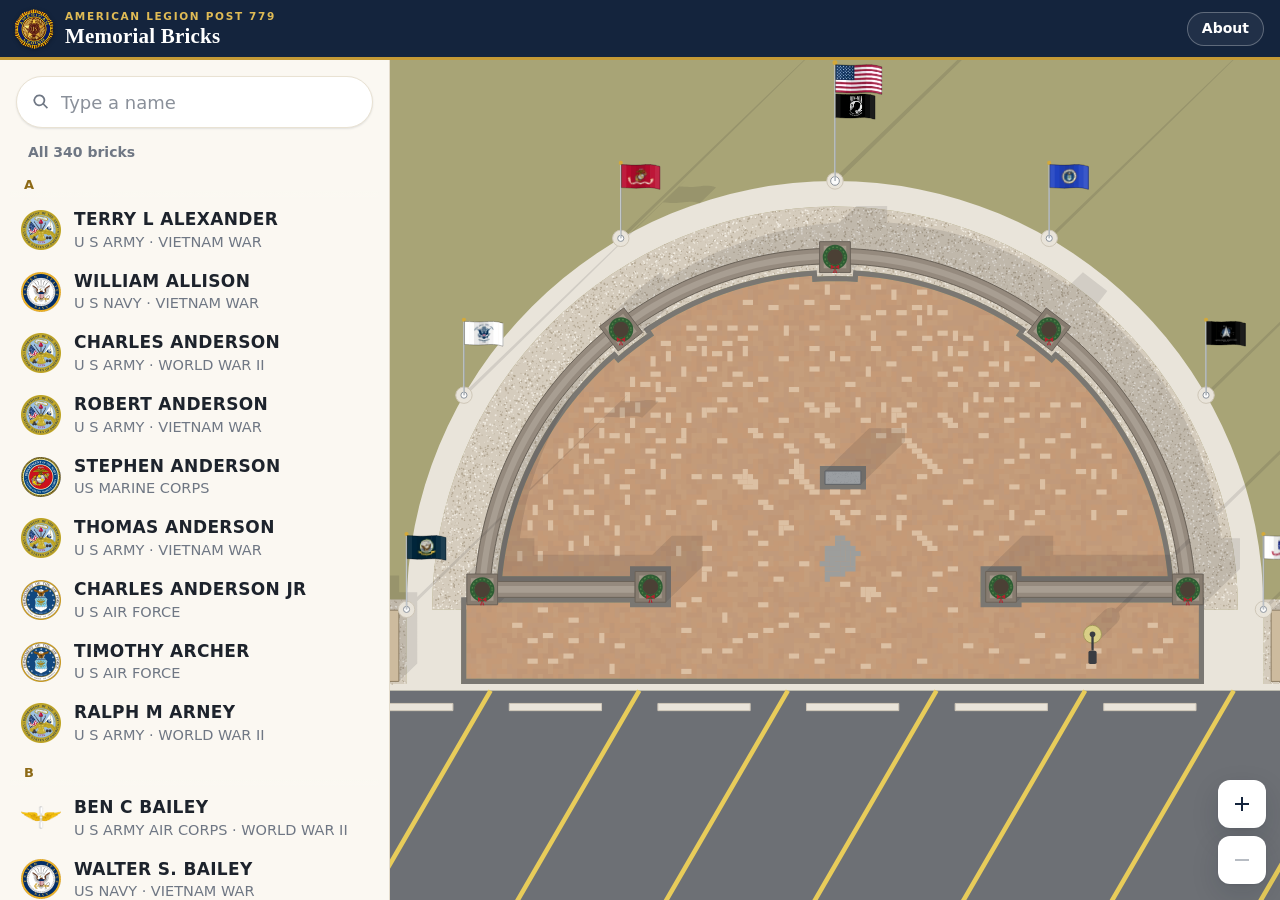
<file: index.html>
<!doctype html>
<html lang="en">
  <head>
    <meta charset="utf-8" />
    <meta name="viewport" content="width=device-width, initial-scale=1, viewport-fit=cover" />
    <title>Memorial Bricks · American Legion Post 779</title>
    <meta
      name="description"
      content="Find a memorial brick at American Legion Post 779 in Centre Hall, PA. Type a name to see where it is in the plaza."
    />
    <meta name="theme-color" content="#14243d" />
    <link rel="canonical" href="https://pjpuzzler.github.io/legion-bricks/" />
    <meta property="og:type" content="website" />
    <meta property="og:site_name" content="American Legion Post 779" />
    <meta property="og:url" content="https://pjpuzzler.github.io/legion-bricks/" />
    <meta property="og:title" content="Memorial Bricks · American Legion Post 779" />
    <meta property="og:description" content="Type a name to see where its brick is in the memorial plaza." />
    <!-- Bump ?v= when the picture changes, so apps that cached the old one fetch it again. -->
    <meta property="og:image" content="https://pjpuzzler.github.io/legion-bricks/img/share.jpg?v=14" />
    <meta property="og:image:width" content="1200" />
    <meta property="og:image:height" content="630" />
    <meta property="og:image:alt" content="A map of the memorial plaza with a red pin on one brick" />
    <meta name="twitter:card" content="summary_large_image" />
    <link rel="icon" type="image/png" href="img/favicon.png" />
    <link rel="apple-touch-icon" href="img/apple-touch-icon.png" />
    <meta name="apple-mobile-web-app-title" content="Memorial Bricks" />
    <!-- Opened from the Home Screen: full screen, header running up behind the clock. -->
    <meta name="apple-mobile-web-app-status-bar-style" content="black-translucent" />
    <link rel="manifest" href="manifest.webmanifest" />
    <!-- Marks Safari (not Chrome and the rest) before anything is drawn. The
         page background depends on it sideways (see style.css). -->
    <script>
      if (/Version\/[\d.]+ .*Safari\//.test(navigator.userAgent) && !/CriOS|FxiOS|EdgiOS|OPiOS|DuckDuckGo/.test(navigator.userAgent))
        document.documentElement.classList.add("is-safari");
    </script>
    <link rel="preload" href="fonts/brick-sans-bold.woff2" as="font" type="font/woff2" crossorigin />
    <!-- The map waits for the flags and the weather before it fades in. -->
    <link rel="preload" href="img/flags-sm.webp" as="image" />
    <link rel="preconnect" href="https://api.open-meteo.com" crossorigin />
    <link rel="stylesheet" href="css/style.css" />
  </head>
  <body>
    <header class="topbar">
      <a class="brand" href="./">
        <img class="brand-emblem" src="img/legion-emblem.webp" alt="" width="40" height="40" />
        <span class="brand-text">
          <span class="brand-kicker">American Legion Post 779</span>
          <span class="brand-title">Memorial Bricks</span>
        </span>
      </a>
      <button class="topbar-btn" id="about-open" type="button" aria-haspopup="dialog">About</button>
    </header>

    <main class="main">
      <aside class="side" id="side" aria-label="Find a brick">
        <div class="search">
          <div class="search-box">
            <svg class="search-icon" viewBox="0 0 24 24" aria-hidden="true">
              <path d="M10 3a7 7 0 1 0 4.4 12.4l4.6 4.6 1.4-1.4-4.6-4.6A7 7 0 0 0 10 3Zm0 2a5 5 0 1 1 0 10 5 5 0 0 1 0-10Z" />
            </svg>
            <input
              id="search"
              type="search"
              placeholder="Type a name"
              autocomplete="off"
              autocapitalize="off"
              autocorrect="off"
              spellcheck="false"
              enterkeyhint="search"
              role="combobox"
              aria-expanded="true"
              aria-controls="results"
              aria-label="Type a name to find its brick"
            />
            <button class="search-clear" id="search-clear" type="button" aria-label="Clear" hidden>
              <svg viewBox="0 0 24 24" aria-hidden="true">
                <path d="M6.4 5 5 6.4 10.6 12 5 17.6 6.4 19l5.6-5.6 5.6 5.6 1.4-1.4-5.6-5.6L19 6.4 17.6 5 12 10.6Z" />
              </svg>
            </button>
          </div>
        </div>
        <div class="side-body">
          <section class="card" id="card" aria-live="polite" hidden></section>
          <section class="results-panel" aria-label="Names">
            <div class="results-bar">
              <p class="results-head" id="results-head"></p>
              <button class="results-close" id="results-close" type="button">Back to map</button>
            </div>
            <ol class="results" id="results" role="listbox" aria-label="Names"></ol>
          </section>
        </div>
      </aside>

      <section class="map-wrap" id="map-wrap" aria-label="Map of the memorial plaza">
        <canvas class="map" id="map" tabindex="0" role="img" aria-label="Map of the brick plaza"></canvas>
        <div class="marker" id="marker" hidden aria-hidden="true">
          <span class="marker-ring"></span>
          <span class="marker-pin"></span>
        </div>
        <div class="tooltip" id="tooltip" hidden></div>
        <div class="map-controls">
          <!-- Only shown once there's more of the plaza to show. -->
          <button class="map-btn" id="zoom-fit" type="button" aria-label="Show the whole plaza" title="Show the whole plaza" hidden>
            <svg viewBox="0 0 24 24" aria-hidden="true">
              <path d="M4 4h6v2H6v4H4zm10 0h6v6h-2V6h-4zM4 14h2v4h4v2H4zm14 0h2v6h-6v-2h4z" />
            </svg>
          </button>
          <button class="map-btn" id="zoom-in" type="button" aria-label="Zoom in" title="Zoom in">
            <svg viewBox="0 0 24 24" aria-hidden="true"><path d="M11 5h2v6h6v2h-6v6h-2v-6H5v-2h6z" /></svg>
          </button>
          <button class="map-btn" id="zoom-out" type="button" aria-label="Zoom out" title="Zoom out" disabled>
            <svg viewBox="0 0 24 24" aria-hidden="true"><path d="M5 11h14v2H5z" /></svg>
          </button>
          <!-- Turning the map is only for the editor, to match up photos. -->
          <button class="map-btn" id="rotate" type="button" aria-label="Turn the map" title="Turn the map" hidden>
            <svg viewBox="0 0 24 24" aria-hidden="true"><path d="M12 5V2L8 6l4 4V7a5 5 0 1 1-5 5H5a7 7 0 1 0 7-7Z" /></svg>
          </button>
        </div>
      </section>
    </main>

    <dialog class="about" id="about" aria-labelledby="about-title">
      <div class="about-head">
        <img src="img/legion-emblem.webp" alt="" width="48" height="48" />
        <div>
          <p class="about-kicker">American Legion Post 779</p>
          <h2 id="about-title" tabindex="-1" autofocus>Memorial Bricks</h2>
        </div>
      </div>
      <p class="about-text" id="about-text">Engraved bricks honoring veterans and the post's charter members.</p>
      <div class="stats" id="stats"></div>
      <div class="about-foot">
        <p class="credit">Made by <span class="credit-name">Patrick Johnson</span></p>
        <div class="about-actions">
          <a
            class="btn"
            href="https://www.google.com/maps/search/?api=1&query=American+Legion+Post+779%2C+2928+Earlystown+Rd%2C+Centre+Hall%2C+PA"
            target="_blank"
            rel="noopener"
            >Directions</a
          >
          <button class="btn btn-primary" type="button" data-close>OK</button>
        </div>
      </div>
    </dialog>

    <div class="toast" id="toast" role="status" hidden></div>

    <script src="data/bricks.js"></script>
    <script src="js/plan.js"></script>
    <script src="js/model.js"></script>
    <script src="js/sky.js"></script>
    <script src="js/map.js"></script>
    <script src="js/app.js"></script>
  </body>
</html>
</file>
<file: css/style.css>
/* ---- tokens ------------------------------------------------------------ */

/* The lettering on the bricks: Liberation Sans Bold, cut down to plain
   letters and with the wider word spaces the engraver used, renamed as its
   license asks (fonts/OFL.txt). */
@font-face {
  font-family: "Brick Sans";
  src: url("../fonts/brick-sans-bold.woff2") format("woff2");
  font-weight: 700;
  font-display: swap;
}

:root {
  --navy-900: #0e1a2d;
  --navy-800: #14243d;
  --navy-700: #1d3353;
  --navy-600: #294670;
  --navy-100: #e6ebf3;
  --gold-700: #8d6a17;
  --gold-500: #c49a36;
  --gold-400: #e0bb55;
  --gold-200: #f4e2a8;
  --paper: #fbf8f2;
  --paper-2: #f2ede2;
  --paper-3: #e9e2d3;
  --line: #e3dbcb;
  --ink: #1d232c;
  --ink-2: #444d5a;
  --ink-3: #6f7784;
  --brick: #c39b79;
  --danger: #b42318;
  --focus: #2563eb;
  --radius: 14px;
  --shadow-sm: 0 1px 2px rgb(14 26 45 / 0.1);
  --shadow: 0 1px 2px rgb(14 26 45 / 0.08), 0 10px 28px rgb(14 26 45 / 0.14);
  --font: system-ui, -apple-system, "Segoe UI", Roboto, "Helvetica Neue", Arial, sans-serif;
  --font-serif: "Iowan Old Style", "Palatino Linotype", Palatino, "Book Antiqua", Georgia, serif;
  /* The same as FONT in js/map.js: the engraving's own lettering. */
  --font-engraved: "Brick Sans", Arial, Helvetica, sans-serif;
  --side-w: 390px;
  --topbar-h: 60px;
  color-scheme: light;
}

*,
*::before,
*::after {
  box-sizing: border-box;
}

html,
body {
  height: 100%;
}

/* No double-tap zoom on buttons and links (pinching still zooms the page).
   Safari starts over inside anything that scrolls, like the name list and
   About, so every element says it. The map and the phone card set their own.
   Safari still zooms on plain text, and stopDoubleTapZoom in app.js stops that. */
* {
  touch-action: manipulation;
}

/* The page doesn't stretch past its ends (on an iPhone it would pull away
   and show what's behind it, around the parts pinned in place). */
html,
body {
  overscroll-behavior: none;
}

body {
  margin: 0;
  display: grid;
  /* safe-area-inset-top is 0 in Safari. Opened from the Home Screen, the
     page runs up behind the clock and the header grows to cover it. */
  grid-template-rows: calc(var(--topbar-h) + env(safe-area-inset-top)) minmax(0, 1fr);
  grid-template-columns: minmax(0, 1fr); /* never wider than the screen */
  height: 100dvh;
  overflow: hidden;
  /* Also the color iPhone Safari gives the strip around its toolbar at the
     bottom, so it's white like the card that sits above it. */
  background: #fff;
  color: var(--ink);
  font: 16px/1.45 var(--font);
  -webkit-font-smoothing: antialiased;
  -webkit-tap-highlight-color: transparent;
}

button,
input,
select {
  font: inherit;
  color: inherit;
}

:focus-visible {
  outline: 3px solid var(--focus);
  outline-offset: 2px;
}

[hidden] {
  display: none !important;
}

.icon {
  width: 20px;
  height: 20px;
  fill: currentColor;
  flex: none;
}

/* ---- top bar ------------------------------------------------------------ */

/* Pinned to the top: iPhone Safari takes the color behind the time and
   battery from a fixed bar at the top of the page, so this makes it navy. */
.topbar {
  position: fixed;
  top: 0;
  left: 0;
  right: 0;
  height: calc(var(--topbar-h) + env(safe-area-inset-top));
  display: flex;
  align-items: center;
  justify-content: space-between;
  gap: 12px;
  padding: env(safe-area-inset-top) 16px 0 14px;
  padding-left: max(14px, env(safe-area-inset-left));
  padding-right: max(16px, env(safe-area-inset-right));
  /* One solid color: Safari copies it into the strip behind the time and
     battery, and a gradient would leave a visible seam. */
  background: var(--navy-800);
  color: #fff;
  border-bottom: 3px solid var(--gold-500);
  z-index: 5;
}

.brand {
  display: flex;
  align-items: center;
  gap: 11px;
  min-width: 0;
  color: inherit;
  text-decoration: none;
}

.brand-emblem {
  width: 40px;
  height: 40px;
  flex: none;
  filter: drop-shadow(0 1px 2px rgb(0 0 0 / 0.35));
}

.brand-text {
  display: grid;
  min-width: 0;
}

.brand-kicker {
  font-size: 10.5px;
  font-weight: 700;
  letter-spacing: 0.16em;
  text-transform: uppercase;
  color: var(--gold-400);
  white-space: nowrap;
}

.brand-title {
  font-family: var(--font-serif);
  font-size: 21px;
  line-height: 1.1;
  font-weight: 600;
  letter-spacing: 0.01em;
  white-space: nowrap;
}

.topbar-btn {
  height: 34px;
  padding: 0 14px;
  border: 1px solid rgb(255 255 255 / 0.28);
  border-radius: 999px;
  background: rgb(255 255 255 / 0.06);
  color: #fff;
  font-size: 14px;
  font-weight: 600;
  cursor: pointer;
}

.topbar-btn:hover {
  background: rgb(255 255 255 / 0.14);
}

/* ---- layout ----------------------------------------------------------- */

.main {
  grid-row: 2;
  display: grid;
  grid-template-columns: var(--side-w) minmax(0, 1fr);
  min-height: 0;
  position: relative;
}

.side {
  display: flex;
  flex-direction: column;
  min-height: 0;
  background: var(--paper);
  border-right: 1px solid var(--line);
  z-index: 3;
}

.side-body {
  flex: 1;
  min-height: 0;
  display: flex;
  flex-direction: column;
}

/* ---- search --------------------------------------------------------------- */

.search {
  padding: 16px 16px 10px;
}

/* The icon and the clear button are centred on the box itself. */
.search-box {
  position: relative;
}

.search-icon {
  position: absolute;
  left: 15px;
  top: 50%;
  translate: 0 -50%;
  width: 20px;
  height: 20px;
  fill: var(--ink-3);
  pointer-events: none;
}

#search {
  width: 100%;
  height: 52px;
  padding: 0 44px 0 44px;
  border: 1.5px solid var(--paper-3);
  border-radius: 999px;
  background: #fff;
  box-shadow: var(--shadow-sm);
  font-size: 18px;
  outline: none;
  transition:
    border-color 0.15s,
    box-shadow 0.15s;
}

#search::placeholder {
  color: #8a909a;
}

#search:focus {
  border-color: var(--navy-600);
  box-shadow: 0 0 0 4px rgb(41 70 112 / 0.14);
}

#search::-webkit-search-cancel-button {
  display: none;
}

.search-clear {
  position: absolute;
  right: 9px;
  top: 50%;
  translate: 0 -50%;
  width: 34px;
  height: 34px;
  display: grid;
  place-items: center;
  border: 0;
  border-radius: 50%;
  background: transparent;
  cursor: pointer;
}

.search-clear svg {
  width: 18px;
  height: 18px;
  fill: var(--ink-3);
}

.search-clear:hover {
  background: var(--paper-2);
}

/* ---- results ---------------------------------------------------------- */

.results-panel {
  flex: 1;
  min-height: 0;
  display: flex;
  flex-direction: column;
}

.results-bar {
  display: flex;
  align-items: center;
  justify-content: space-between;
  gap: 10px;
}

/* Phones only: the name list covers the map, so it gets a way back. */
.results-close {
  display: none;
  flex: none;
  height: 40px;
  margin-right: 12px;
  padding: 0 16px;
  border: 0;
  border-radius: 999px;
  background: var(--navy-100);
  color: var(--navy-800);
  font-size: 15px;
  font-weight: 650;
  cursor: pointer;
}

.results-close:hover {
  background: #d9e0eb;
}

.results-head {
  margin: 4px 0 4px;
  padding: 0 28px;
  font-size: 14px;
  font-weight: 600;
  color: var(--ink-3);
}

.results {
  flex: 1;
  min-height: 0;
  margin: 0;
  padding: 0 10px 20px;
  list-style: none;
  overflow-y: auto;
  overscroll-behavior: contain;
}

.results-group {
  position: sticky;
  top: 0;
  z-index: 1;
  padding: 10px 14px 4px;
  background: linear-gradient(var(--paper) 75%, rgb(251 248 242 / 0));
  color: var(--gold-700);
  font-size: 13px;
  font-weight: 800;
  letter-spacing: 0.12em;
  text-transform: uppercase;
}

.results-empty {
  padding: 18px 16px;
  color: var(--ink-2);
  font-size: 17px;
}

.result {
  width: 100%;
  display: grid;
  grid-template-columns: 42px minmax(0, 1fr) auto;
  align-items: center;
  gap: 12px;
  min-height: 60px;
  padding: 8px 10px;
  border: 0;
  border-radius: 12px;
  background: transparent;
  text-align: left;
  cursor: pointer;
}

/* Only with a mouse: on a phone a row would stay lit after a swipe that
   started on it. */
@media (hover: hover) {
  .result:hover {
    background: var(--paper-2);
  }
}

.result.is-active {
  background: var(--paper-2);
  box-shadow: inset 0 0 0 1.5px var(--paper-3);
}

.result.is-selected {
  background: var(--navy-100);
  box-shadow: inset 3px 0 0 var(--navy-600);
}

.result-mark {
  display: grid;
  place-items: center;
  width: 42px;
  height: 42px;
}

.result-emblem {
  width: 40px;
  height: 40px;
  object-fit: contain;
}

.result-swatch {
  width: 30px;
  height: 15px;
  border-radius: 2px;
  background: var(--brick);
  box-shadow: inset 0 -1px 0 rgb(0 0 0 / 0.15);
}

.result.is-gray .result-swatch {
  background: #9d9e9c;
}

.result-text {
  display: grid;
  min-width: 0;
}

.result-name {
  display: flex;
  align-items: center;
  gap: 6px;
  min-width: 0;
  font-size: 17px;
  font-weight: 650;
  letter-spacing: 0.02em;
}

.result-name-text {
  overflow: hidden;
  text-overflow: ellipsis;
  white-space: nowrap;
}

/* By the name of the fallen, a gold star, and of the missing, the POW/MIA
   flag (from the flag sheet). Each is sized to the name's capitals and
   centred on them, whatever size the name is. */
.honor {
  display: inline-flex;
  flex: none;
  align-items: center;
  justify-content: center;
  height: 0.7em; /* about the capitals, where 1cap isn't known */
  height: 1cap;
  vertical-align: baseline;
  margin-left: 0.35em;
}

.result-name .honor {
  margin-left: 0;
}

.honor-star {
  flex: none;
  width: 1em;
  height: 1em;
  width: 1.45cap;
  height: 1.45cap;
  filter: drop-shadow(0 0.5px 0.5px rgb(0 0 0 / 0.2));
}

.honor-flag {
  display: inline-block;
  flex: none;
  width: 1.23em;
  height: 0.74em;
  width: 1.75cap;
  height: 1.05cap;
  border-radius: 1.5px;
  background: url("../img/flags-sm.webp") 33.333% 0 / 407.5% 204.17% no-repeat;
  box-shadow: 0 0 0 1px rgb(0 0 0 / 0.25);
}

.result-meta {
  font-size: 14.5px;
  color: var(--ink-3);
  overflow: hidden;
  text-overflow: ellipsis;
  white-space: nowrap;
}

.result-badge {
  padding: 2px 8px;
  border-radius: 999px;
  background: var(--paper-3);
  color: var(--ink-2);
  font-size: 12px;
  font-weight: 700;
  white-space: nowrap;
}

/* ---- brick card ------------------------------------------------------- */

.card {
  flex: none;
  margin: 2px 16px 12px;
  padding: 12px 16px 16px;
  border: 1px solid var(--line);
  border-radius: 18px;
  background: #fff;
  box-shadow: var(--shadow);
  max-height: 72%;
  overflow-y: auto;
  overscroll-behavior: contain;
}

.card-head {
  display: flex;
  align-items: center;
  gap: 2px;
  margin: 0 -10px 10px 0;
}

.card-kicker {
  flex: 1;
  min-width: 0;
  display: flex;
  align-items: center;
  gap: 8px;
  margin: 0 6px 0 0;
  color: var(--gold-700);
  font-size: 13px;
  font-weight: 800;
  line-height: 1.25;
  letter-spacing: 0.1em;
  text-transform: uppercase;
}

/* A visitor's card: a bar with the name, share and close, over the brick
   itself. On a phone it folds down to just the bar (see the fold in app.js). */
.brick-card {
  --brick-w: 300px;
  display: flex;
  flex-direction: column;
  gap: 8px;
}

.card-bar {
  display: flex;
  align-items: center;
  gap: 6px;
  min-width: 0;
  min-height: 44px;
  margin-right: -8px; /* close's round hit area reaches into the card's edge */
}

.card-emblems {
  display: flex;
  flex: none;
  gap: 2px;
  margin-right: 4px;
}

.card-emblem {
  width: 32px;
  height: 32px;
  object-fit: contain;
}

/* Two branches: a little smaller each, so the name keeps its room. */
.card-emblems:has(.card-emblem + .card-emblem) .card-emblem {
  width: 28px;
  height: 28px;
}

.card-title {
  flex: 1;
  min-width: 0;
}

/* Long names wrap onto a second line rather than getting cut off. Under the
   name, the rest of the engraving, like in the list of names. */
.card-name {
  display: -webkit-box;
  margin: 0;
  overflow: hidden;
  font-size: 16px;
  font-weight: 750;
  line-height: 1.2;
  letter-spacing: 0.02em;
  -webkit-line-clamp: 2;
  -webkit-box-orient: vertical;
}

.card-meta {
  margin: 1px 0 0;
  overflow: hidden;
  color: var(--ink-3);
  font-size: 13.5px;
  line-height: 1.25;
  text-overflow: ellipsis;
  white-space: nowrap;
}

.brick-card .replica {
  max-width: var(--brick-w);
}

.card-grab {
  display: none;
}

.card.is-folded .replica,
.card.is-folded .card-note {
  display: none;
}

/* While the card is dragged or slides, the brick fades as it folds away. */
.card.is-moving .replica,
.card.is-moving .card-note {
  opacity: calc(1 - 1.4 * var(--fold, 0));
}

.card-note {
  margin: 4px 0 0;
  color: var(--ink-2);
  font-size: 16px;
  text-align: center;
}

.btn {
  display: inline-flex;
  align-items: center;
  justify-content: center;
  gap: 8px;
  height: 46px;
  padding: 0 18px;
  border: 1px solid var(--line);
  border-radius: 999px;
  background: #fff;
  color: var(--navy-800);
  font-size: 16px;
  font-weight: 650;
  text-decoration: none;
  white-space: nowrap;
  cursor: pointer;
}

.btn:hover {
  background: var(--paper);
  border-color: var(--paper-3);
}

.btn:disabled {
  opacity: 0.45;
  cursor: default;
}

.btn .icon {
  width: 20px;
  height: 20px;
}

.btn-primary {
  background: var(--navy-800);
  border-color: var(--navy-800);
  color: #fff;
}

.btn-primary:hover {
  background: var(--navy-700);
  border-color: var(--navy-700);
}

.btn-danger {
  color: var(--danger);
}

.icon-btn {
  display: grid;
  place-items: center;
  width: 44px;
  height: 44px;
  flex: none;
  border: 0;
  border-radius: 50%;
  background: transparent;
  color: var(--ink-2);
  cursor: pointer;
}

.icon-btn:hover {
  background: var(--paper-2);
}

/* The brick itself, drawn like the real thing: a paver with softened edges
   and black-filled lettering. The lettering is an SVG (see replica() in app.js). */
.replica {
  display: block;
  width: 100%;
  max-width: 380px;
  aspect-ratio: 2 / 1;
  margin: 0 auto;
  border-radius: 7px;
  background-color: #c9a282;
  background-image:
    url("data:image/svg+xml,%3Csvg xmlns='http://www.w3.org/2000/svg' width='160' height='160'%3E%3Cfilter id='n'%3E%3CfeTurbulence type='fractalNoise' baseFrequency='.9' numOctaves='3' stitchTiles='stitch'/%3E%3CfeColorMatrix values='0 0 0 0 .35 0 0 0 0 .2 0 0 0 0 .05 0 0 0 .55 0'/%3E%3C/filter%3E%3Crect width='160' height='160' filter='url(%23n)'/%3E%3C/svg%3E"),
    radial-gradient(120% 90% at 30% 20%, rgb(255 238 220 / 0.34), transparent 60%),
    radial-gradient(80% 70% at 85% 90%, rgb(100 65 40 / 0.22), transparent 70%),
    linear-gradient(180deg, #d3ad8d, #bd9474);
  box-shadow:
    inset 0 2px 1px rgb(255 245 230 / 0.35),
    inset 0 -3px 2px rgb(90 45 10 / 0.22),
    inset 2px 0 1px rgb(255 245 230 / 0.12),
    inset -2px 0 1px rgb(90 45 10 / 0.12),
    0 1px 1px rgb(0 0 0 / 0.2),
    0 6px 16px rgb(80 40 0 / 0.18);
}

.replica.is-gray {
  background-color: #9d9e9c;
  background-image:
    url("data:image/svg+xml,%3Csvg xmlns='http://www.w3.org/2000/svg' width='160' height='160'%3E%3Cfilter id='n'%3E%3CfeTurbulence type='fractalNoise' baseFrequency='.9' numOctaves='3' stitchTiles='stitch'/%3E%3CfeColorMatrix values='0 0 0 0 .2 0 0 0 0 .2 0 0 0 0 .2 0 0 0 .5 0'/%3E%3C/filter%3E%3Crect width='160' height='160' filter='url(%23n)'/%3E%3C/svg%3E"),
    radial-gradient(120% 90% at 30% 20%, rgb(255 255 255 / 0.3), transparent 60%),
    linear-gradient(180deg, #a9aaa8, #929391);
}

.replica svg {
  display: block;
  width: 100%;
  height: 100%;
}

.replica text {
  font-family: var(--font-engraved);
  font-weight: 700;
  white-space: pre;
}

.replica-ink {
  fill: #221a13;
}

.replica-light {
  fill: rgb(255 240 222 / 0.5);
}

.replica.is-gray .replica-ink {
  fill: #141414;
}

.replica.is-gray .replica-light {
  fill: rgb(255 255 255 / 0.35);
}

/* ---- map ---------------------------------------------------------------- */

.map-wrap {
  position: relative;
  min-height: 0;
  overflow: hidden;
  background: #97a95b;
}

.map {
  display: block;
  width: 100%;
  height: 100%;
  touch-action: none;
  outline: none;
}

.map:focus-visible {
  box-shadow: inset 0 0 0 3px var(--focus);
}

/* The map and its pin fade in once the whole scene is ready (see MapView),
   over the lawn's colour, so nothing pops in by itself. */
.map,
.marker {
  opacity: 0;
  transition: opacity 0.45s ease-out;
}

.map-wrap.is-drawn .map,
.map-wrap.is-drawn .marker {
  opacity: 1;
}

.marker {
  position: absolute;
  left: 0;
  top: 0;
  width: 0;
  height: 0;
  pointer-events: none;
  z-index: 2;
}

.marker-ring {
  position: absolute;
  left: -32px;
  top: -32px;
  width: 64px;
  height: 64px;
  border: 4px solid #e02424;
  border-radius: 50%;
  box-shadow: 0 0 0 2px rgb(255 255 255 / 0.9);
  animation: ping 1.9s ease-out infinite;
}

/* Its tip stops just above the top edge of the brick: --lift is half the
   brick's height on screen, set by the map. */
.marker-pin {
  position: absolute;
  left: -18px;
  top: calc(-44.5px - var(--lift, 0px));
  width: 36px;
  height: 36px;
  border: 3px solid #fff;
  border-radius: 50% 50% 50% 0;
  background: #c81e1e;
  box-shadow: 0 4px 10px rgb(0 0 0 / 0.35);
  rotate: -45deg;
}

.marker-pin::after {
  content: "";
  position: absolute;
  inset: 9px;
  border-radius: 50%;
  background: #fff;
}

.marker.is-big .marker-ring {
  display: none;
}

@keyframes ping {
  0% {
    transform: scale(0.35);
    opacity: 1;
  }
  75%,
  100% {
    transform: scale(1.3);
    opacity: 0;
  }
}

.tooltip {
  position: absolute;
  left: 0;
  top: 0;
  z-index: 4;
  max-width: 280px;
  padding: 7px 10px;
  border-radius: 8px;
  background: rgb(14 26 45 / 0.94);
  color: #fff;
  font-size: 12.5px;
  line-height: 1.35;
  white-space: pre-line;
  pointer-events: none;
  box-shadow: var(--shadow);
}

.tooltip::first-line {
  font-weight: 700;
}

.tooltip-name,
.tooltip-line {
  display: block;
}

.tooltip-name {
  font-weight: 700;
}

.map-controls {
  position: absolute;
  right: 14px;
  bottom: calc(16px + var(--sheet, 0px));
  display: grid;
  gap: 8px;
  z-index: 2;
}

.is-ready .map-controls {
  transition: bottom 0.2s;
}

.map-btn {
  display: grid;
  place-items: center;
  width: 48px;
  height: 48px;
  border: 0;
  border-radius: 12px;
  background: #fff;
  box-shadow: var(--shadow);
  cursor: pointer;
}

.map-btn svg {
  width: 24px;
  height: 24px;
  fill: var(--navy-800);
}

.map-btn:hover {
  background: var(--paper);
}

.map-btn:disabled {
  cursor: default;
}

.map-btn:disabled svg {
  opacity: 0.3;
}

/* ---- about ---------------------------------------------------------------- */

/* Sized to fit a phone without scrolling. On a phone turned sideways the
   chart sits beside the rest. Where it can't all fit (a short screen, or
   large text), the chart scrolls on its own and the rest stays put. */
.about {
  width: min(480px, calc(100vw - 28px));
  max-height: calc(100vh - 32px);
  max-height: calc(100dvh - 32px - env(safe-area-inset-top) - env(safe-area-inset-bottom));
  overflow-y: auto;
  padding: 20px 20px 18px;
  border: 0;
  border-radius: 20px;
  background: var(--paper);
  color: var(--ink);
  box-shadow: 0 24px 60px rgb(14 26 45 / 0.35);
}

.about[open] {
  display: grid;
  grid-template-rows: auto auto minmax(0, 1fr) auto;
  grid-template-areas: "head" "text" "stats" "foot";
  gap: 14px;
}

.about::backdrop {
  background: rgb(14 26 45 / 0.5);
}

.about:not([open]) {
  display: none;
}

/* Where <dialog> can't be a pop-up (iOS before 15.4). */
.about.is-fallback {
  position: fixed;
  top: 50%;
  left: 50%;
  z-index: 30;
  transform: translate(-50%, -50%);
  box-shadow:
    0 24px 60px rgb(14 26 45 / 0.35),
    0 0 0 100vmax rgb(14 26 45 / 0.5);
}

.about-head {
  grid-area: head;
  display: grid;
  grid-template-columns: 48px minmax(0, 1fr);
  align-items: center;
  gap: 12px;
}

.about-kicker {
  margin: 0;
  color: var(--gold-700);
  font-size: 11px;
  font-weight: 800;
  letter-spacing: 0.12em;
  text-transform: uppercase;
}

.about h2:focus {
  outline: none;
}

.about h2 {
  margin: 0;
  font-family: var(--font-serif);
  font-size: 26px;
  line-height: 1.15;
}

.about-text {
  grid-area: text;
  margin: 0;
  color: var(--ink-2);
  font-size: 16.5px;
  line-height: 1.4;
}

.stats {
  grid-area: stats;
  display: grid;
  grid-template-rows: auto minmax(0, 1fr);
  align-content: start;
  gap: 12px;
  min-height: 0;
  padding-top: 14px;
  border-top: 1px solid var(--line);
}

/* Two buttons that switch between the charts. */
.stats-tabs {
  display: grid;
  grid-template-columns: 1fr 1fr;
  padding: 4px;
  border-radius: 999px;
  background: var(--paper-3);
}

.stats-tab {
  height: 38px;
  border: 0;
  border-radius: 999px;
  background: transparent;
  color: var(--ink-2);
  font-size: 15px;
  font-weight: 650;
  cursor: pointer;
}

.stats-tab[aria-selected="true"] {
  background: #fff;
  color: var(--navy-800);
  box-shadow: var(--shadow-sm);
}

.stats-charts {
  display: grid;
  min-height: 0;
  overflow-y: auto;
  overscroll-behavior: contain;
}

.stats-charts > .bars {
  grid-area: 1 / 1;
}

.stats-charts > .bars[aria-hidden="true"] {
  visibility: hidden;
}

.bars {
  display: grid;
  align-content: start;
  gap: 5px;
  margin: 0;
  padding: 0;
  list-style: none;
}

.bars li {
  display: grid;
  grid-template-columns: 158px minmax(0, 1fr) 34px;
  align-items: center;
  gap: 10px;
  min-height: 22px;
  font-size: 15px;
  line-height: 1.2;
}

.bars-track {
  height: 10px;
  border-radius: 99px;
  background: var(--paper-3);
  overflow: hidden;
}

.bars-fill {
  display: block;
  height: 100%;
  border-radius: inherit;
  background: linear-gradient(90deg, var(--navy-600), var(--navy-800));
}

/* By branch: each emblem beside its name, and each bar in the branch's own
   colour (the ones it's known by, as on its flags). */
.bars-label {
  display: flex;
  align-items: center;
  gap: 6px;
  min-width: 0;
}

.bars-emblem {
  width: 18px;
  height: 18px;
  flex: none;
  object-fit: contain;
}

[data-branch="army"] .bars-fill {
  background: #4b5320; /* olive drab */
}

[data-branch="navy"] .bars-fill {
  background: #1c2d5a; /* navy blue */
}

[data-branch="air-force"] .bars-fill {
  background: #2b58c7; /* the blue of its flag */
}

[data-branch="marines"] .bars-fill {
  background: #b31b34; /* scarlet */
}

[data-branch="army-air-corps"] .bars-fill {
  background: #d9962b; /* golden orange */
}

[data-branch="coast-guard"] .bars-fill {
  background: #e0552e; /* its red-orange stripe */
}

[data-branch="army-nurse-corps"] .bars-fill {
  background: #7b2a48; /* maroon */
}

.bars-n {
  color: var(--ink-2);
  text-align: right;
  font-variant-numeric: tabular-nums;
}

/* The credit in the bottom corner, beside the buttons (under them only where
   there isn't room, like with the text size turned up). */
.about-foot {
  grid-area: foot;
  display: flex;
  flex-wrap: wrap;
  align-items: center;
  gap: 10px 12px;
}

.about-foot .credit {
  flex: 1;
  margin: 0;
  color: var(--ink-3);
  font-size: 13.5px;
  line-height: 1.3;
}

/* If it wraps, it's after "Made by". */
.credit-name {
  white-space: nowrap;
}

.about-actions {
  display: flex;
  gap: 8px;
  margin-left: auto;
}

.about-actions .btn {
  padding: 0 16px;
}

/* The smallest phones (like the first iPhone SE). */
@media (max-width: 360px) {
  .about {
    padding: 16px 16px 14px;
  }

  .about[open] {
    gap: 12px;
  }

  .about h2 {
    font-size: 22px;
  }

  .about-kicker {
    letter-spacing: 0.08em;
  }

  .about-text {
    font-size: 15.5px;
  }

  .bars {
    gap: 4px;
  }

  .bars li {
    grid-template-columns: 122px minmax(0, 1fr) 30px;
    min-height: 20px;
    font-size: 14px;
  }

  /* No room for the emblems beside the names (the colours stay). */
  .bars-emblem {
    display: none;
  }
}

/* Short phones upright (like the iPhone SE): a little tighter, so the whole
   chart fits. */
@media (max-height: 620px) and (max-width: 559px) {
  .about[open] {
    gap: 12px;
  }

  .stats {
    padding-top: 12px;
  }

  .bars {
    gap: 3px;
  }

  .bars li {
    min-height: 20px;
  }
}

@media (max-height: 560px) and (min-width: 560px) {
  .about {
    width: min(780px, calc(100vw - 2 * max(14px, env(safe-area-inset-left), env(safe-area-inset-right))));
    max-height: calc(100dvh - 16px - env(safe-area-inset-top) - env(safe-area-inset-bottom));
    padding: 16px 20px 14px;
  }

  .about[open] {
    grid-template-columns: minmax(0, 1fr) minmax(0, 1.1fr);
    grid-template-rows: auto auto 1fr;
    grid-template-areas:
      "head stats"
      "text stats"
      "foot stats";
    column-gap: 22px;
  }

  .stats {
    gap: 10px;
    padding: 0 0 0 22px;
    border-top: 0;
    border-left: 1px solid var(--line);
  }

  .stats-tab {
    height: 34px;
  }

  .bars {
    gap: 3px;
  }

  .bars li {
    min-height: 20px;
    font-size: 14.5px;
  }

  .about-foot {
    align-self: end;
  }
}

/* ---- toast ---------------------------------------------------------------- */

.toast {
  position: fixed;
  left: 50%;
  bottom: calc(24px + env(safe-area-inset-bottom));
  z-index: 20;
  max-width: calc(100vw - 32px);
  padding: 10px 18px;
  border-radius: 999px;
  background: var(--navy-900);
  color: #fff;
  font-size: 14px;
  font-weight: 600;
  box-shadow: var(--shadow);
  opacity: 0;
  translate: -50% 8px;
  transition:
    opacity 0.2s,
    translate 0.2s;
}

.toast.is-on {
  opacity: 1;
  translate: -50% 0;
}

/* ---- phones and small tablets ------------------------------------------------ */

/* Anything narrower than a tablet, and any phone turned sideways. The
   biggest iPhones are over 900px wide sideways, but never 500px tall. */
@media (max-width: 899px), (orientation: landscape) and (max-height: 500px) {
  :root {
    --topbar-h: 54px;
    /* What stays pinned above the name list: the search box, then the bar
       with the count and Back to map. */
    --search-h: 73px;
    --bar-h: 54px;
    --bar-top: calc(var(--topbar-h) + env(safe-area-inset-top) + var(--search-h));
    --list-top: calc(var(--bar-top) + var(--bar-h));
  }

  .brand-emblem {
    width: 34px;
    height: 34px;
  }

  .brand-title {
    font-size: 19px;
  }

  .main {
    display: block;
  }

  .side {
    position: absolute;
    inset: 0;
    background: transparent;
    border: 0;
    pointer-events: none;
  }

  .search {
    padding: 10px 12px;
    background: var(--paper);
    border-bottom: 1px solid var(--line);
    pointer-events: auto;
  }

  #search {
    height: 52px;
  }

  .side-body {
    position: relative;
  }

  /* The name list covers the map. It scrolls the page itself, not a box in
     the page, because Safari only tucks its bars away when the page scrolls
     (sideways they go away completely). The search box and the bar with
     Back to map stay pinned at the top as the names go by. */
  body.is-searching {
    height: auto;
    overflow: visible;
    background: #fff;
  }

  .is-searching .side {
    position: relative;
    inset: auto;
  }

  .is-searching .search {
    position: sticky;
    top: calc(var(--topbar-h) + env(safe-area-inset-top));
    z-index: 3;
  }

  .is-searching .map-wrap,
  .is-searching .card {
    display: none;
  }

  .results-panel {
    display: none;
    background: #fff;
    pointer-events: auto;
  }

  .is-searching .results-panel {
    display: block;
  }

  .results-group {
    top: var(--list-top);
    background: linear-gradient(#fff 75%, rgb(255 255 255 / 0));
  }

  .results-head {
    padding: 0 22px;
  }

  .results-bar {
    position: sticky;
    top: var(--bar-top);
    z-index: 2;
    height: var(--bar-h);
    padding: 6px 0 8px;
    background: #fff;
  }

  .results-close {
    display: inline-flex;
    align-items: center;
  }

  .results {
    padding: 0 6px calc(12px + env(safe-area-inset-bottom));
    overflow: visible;
  }

  /* Arrow keys bring a name into view below the pinned rows. */
  .result {
    scroll-margin-top: calc(var(--list-top) + 36px);
  }

  .card {
    position: absolute;
    left: 0;
    right: 0;
    bottom: 0;
    max-height: 62%;
    margin: 0;
    padding: 4px 16px calc(14px + env(safe-area-inset-bottom));
    border-radius: 20px 20px 0 0;
    border-width: 1px 0 0;
    box-shadow: 0 -10px 30px rgb(14 26 45 / 0.2);
    pointer-events: auto;
  }

  .card.is-folded {
    padding-bottom: calc(10px + env(safe-area-inset-bottom));
  }

  .brick-card {
    gap: 6px;
  }

  /* The handle on top. The card can be dragged by it (or anywhere on it),
     and a tap on it or the bar folds or opens the card. */
  .card-grab {
    display: block;
    width: 100%;
    height: 14px;
    margin: 0 0 -4px;
    padding: 0;
    border: 0;
    background: none;
    cursor: pointer;
  }

  .card-grab::before {
    content: "";
    display: block;
    width: 40px;
    height: 5px;
    margin: 4px auto 0;
    border-radius: 99px;
    background: #d6cebf;
  }

  .card-bar {
    cursor: pointer;
  }

  /* Dragged up and down (see bindCardSwipe in app.js), never scrolled. */
  .card {
    touch-action: none;
  }

  .map-wrap {
    position: absolute;
    top: 67px; /* updated from app.js to sit just under the search bar */
    left: 0;
    right: 0;
    bottom: 0;
  }

  /* In a row, so they sit over the parking lot rather than the plaza's end. */
  .map-controls {
    right: 12px;
    bottom: max(calc(14px + var(--sheet, 0px)), calc(8px + env(safe-area-inset-bottom)));
    grid-auto-flow: column;
    gap: 6px;
  }

  .map-btn {
    width: 48px;
    height: 48px;
  }
}

/* Phones turned sideways, where height is scarce: no title bar, so the map
   gets the full height. The search box tops a panel down the left side,
   with the card under it, and About floats over the corner of the map. */
@media (orientation: landscape) and (max-width: 899px), (orientation: landscape) and (max-height: 500px) {
  :root {
    --topbar-h: 0px;
    --panel-w: min(300px, 40vw);
    --search-row: 60px;
    --bar-top: 0px;
    --list-top: var(--search-row);
  }

  /* The page background. Other browsers on an iPhone (Chrome) keep the page
     out of the space beside the notch and fill that space with it, so it's
     the lawn's green, to run into the map. Safari lets the page into that
     space, and colors its bars from the page background instead (with no
     title bar at the top), so there it's navy. */
  body {
    background: #97a95b;
  }

  :root.is-safari body:not(.is-searching) {
    background: var(--navy-800);
  }

  .topbar {
    left: auto;
    top: 10px;
    right: max(12px, env(safe-area-inset-right));
    height: auto;
    padding: 0;
    background: none;
    border: 0;
  }

  .brand {
    display: none;
  }

  .topbar-btn,
  .topbar-btn:hover {
    height: 40px;
    padding: 0 16px;
    border: 0;
    background: #fff;
    color: var(--navy-800);
    font-size: 15px;
    box-shadow: var(--shadow);
  }

  .side {
    z-index: 6;
  }

  /* Sits on top of the card (or the name list), which leaves room for it. */
  .search {
    position: absolute;
    top: 0;
    left: 0;
    z-index: 1;
    width: var(--panel-w);
    height: var(--search-row);
    padding: 8px 14px 8px max(14px, env(safe-area-inset-left));
    background: none;
    border: 0;
  }

  #search {
    height: 44px;
  }

  /* Over the name list it's pinned in the corner as the names scroll by,
     like the rows above the list upright, and moves with the page when
     Safari shifts it for the keyboard. */
  .is-searching .search {
    position: sticky;
    top: 0;
    z-index: 3;
    background: #fff;
  }

  .map-wrap {
    top: 0;
  }

  /* The card hangs from the top left, under the search box, only as tall as
     what's in it, open or folded. So its handle is along the bottom. */
  .card,
  .card.is-folded {
    top: 0;
    right: auto;
    bottom: auto;
    width: var(--panel-w);
    max-height: none;
    padding: calc(var(--search-row) + 2px) 16px 22px max(16px, env(safe-area-inset-left));
    border-radius: 0 20px 20px 0;
    border-width: 0 1px 1px 0;
    box-shadow: 10px 0 30px rgb(14 26 45 / 0.18);
  }

  /* Folding, its bottom edge rises over the brick. */
  .card.is-moving {
    overflow: hidden;
  }

  /* The panel is narrow, so the name and the line under it get the room. */
  .card-emblems {
    display: none;
  }

  .card-grab {
    position: absolute;
    left: 0;
    right: 0;
    bottom: 2px;
    height: 18px;
    margin: 0;
  }

  .card-grab::before {
    margin-top: 7px;
  }

  /* With no brick open, the search box floats over the map on its own. */
  body:not(.has-brick):not(.is-searching) #search {
    box-shadow: var(--shadow);
  }

  /* A column down the right edge, beside the plaza. */
  .map-controls {
    right: max(12px, env(safe-area-inset-right));
    bottom: max(12px, env(safe-area-inset-bottom));
    grid-auto-flow: row;
  }

  /* The name list covers the map. Its count and Back to map sit beside the
     search box, and the names fill the width in two columns, clear of the
     notch, so twice as many show at once. */
  .results-panel {
    padding-top: 0;
    padding-left: env(safe-area-inset-left);
    padding-right: env(safe-area-inset-right);
  }

  /* In the search box's row, beside it. */
  .results-bar {
    height: var(--search-row);
    margin: calc(-1 * var(--search-row)) 0 4px calc(var(--panel-w) - env(safe-area-inset-left));
    padding: 0;
  }

  .results {
    display: grid;
    grid-template-columns: repeat(2, minmax(0, 1fr));
    align-content: start;
    column-gap: 8px;
  }

  .results-group,
  .results-empty {
    grid-column: 1 / -1;
  }
}

/* Short phones (like the iPhone SE): a smaller brick leaves the map more room. */
@media (max-width: 899px) and (max-height: 740px), (orientation: landscape) and (max-height: 500px) {
  .brick-card {
    --brick-w: 260px;
  }
}

@media (max-width: 380px) {
  .brand-kicker {
    font-size: 9.5px;
    letter-spacing: 0.12em;
  }
}

/* Very narrow: a small phone, or Safari's text size turned up (at 150% an
   iPhone is about 260px wide). */
@media (max-width: 340px) {
  .brand-kicker {
    display: none;
  }

  .brand-title {
    font-size: 17px;
    white-space: normal;
  }

  .topbar-btn {
    padding: 0 11px;
  }

  .card-emblem {
    width: 28px;
    height: 28px;
  }

  .card-emblems:has(.card-emblem + .card-emblem) .card-emblem {
    width: 24px;
    height: 24px;
  }
}

/* Narrower still (only with the text size turned up): in About, each bar
   goes under its label so the bars keep their length. */
@media (max-width: 300px) {
  .about-kicker {
    display: none;
  }

  .bars {
    gap: 3px;
  }

  .bars li {
    grid-template-columns: minmax(0, 1fr) auto;
    gap: 1px 10px;
    min-height: 0;
    font-size: 14px;
  }

  .bars-track {
    grid-column: 1 / -1;
    grid-row: 2;
    height: 7px;
  }
}

/* Opened from the Home Screen there are no browser bars, so the page is the
   whole screen. iOS can still report 100dvh short by the status bar's height
   (seen after a reload sideways), which leaves a white strip under the map. */
@media (display-mode: standalone) {
  body {
    height: 100lvh;
  }
}

@media (prefers-reduced-motion: reduce) {
  .map,
  .marker {
    transition: none;
  }

  .marker-ring {
    animation: none;
    transform: scale(0.8);
  }

  .toast,
  .map-controls {
    transition: none;
  }
}

/* ---- editor (?edit) ------------------------------------------------------- */

.btn-sm {
  height: 32px;
  padding: 0 12px;
  font-size: 13px;
}

.editbar {
  display: grid;
  gap: 8px;
  padding: 12px 16px;
  background: var(--navy-100);
  border-bottom: 1px solid #d3dbe8;
  pointer-events: auto;
}

.editbar-top {
  display: flex;
  align-items: baseline;
  gap: 10px;
  min-width: 0;
}

.editbar-title {
  color: var(--navy-800);
  font-size: 12px;
  font-weight: 800;
  letter-spacing: 0.12em;
  text-transform: uppercase;
}

.editbar-status {
  flex: 1;
  min-width: 0;
  overflow: hidden;
  color: var(--ink-3);
  font-size: 13px;
  text-overflow: ellipsis;
  white-space: nowrap;
}

.editbar-status.is-dirty {
  color: #9a3412;
  font-weight: 650;
}

.editbar-exit {
  color: var(--navy-700);
  font-size: 13px;
  font-weight: 650;
}

.editbar-actions {
  display: flex;
  flex-wrap: wrap;
  align-items: center;
  gap: 6px;
}

.editbar-gap {
  flex: 1;
}

.menu-wrap {
  position: relative;
}

.menu {
  position: absolute;
  right: 0;
  top: calc(100% + 6px);
  z-index: 10;
  display: grid;
  min-width: 250px;
  padding: 6px;
  border: 1px solid var(--line);
  border-radius: 12px;
  background: #fff;
  box-shadow: var(--shadow);
}

.menu hr {
  width: 100%;
  margin: 4px 0;
  border: 0;
  border-top: 1px solid var(--line);
}

.menu-item {
  display: block;
  padding: 8px 10px;
  border: 0;
  border-radius: 8px;
  background: none;
  color: var(--ink);
  font-size: 14px;
  text-align: left;
  text-decoration: none;
  cursor: pointer;
}

.menu-item:hover {
  background: var(--paper-2);
}

.is-editing .card {
  flex: 0 1 auto;
  max-height: none;
  min-height: 0;
  padding-top: 10px;
}

.is-editing .results-panel {
  flex: 1 0 150px;
}

/* While a brick is open in the editor, the form gets the room; searching brings the list back. */
.is-editing.has-brick:not(.has-query) .results-panel {
  display: none;
}

.brick-form {
  display: grid;
  gap: 8px;
}

.brick-form .card-head {
  margin-bottom: 0;
}

.form-preview .replica {
  max-width: 210px;
}

.field {
  display: grid;
  gap: 3px;
  min-width: 0;
}

.field-label {
  color: var(--ink-3);
  font-size: 12px;
  font-weight: 650;
}

.field input,
.field select {
  width: 100%;
  height: 34px;
  padding: 0 10px;
  border: 1.5px solid var(--paper-3);
  border-radius: 9px;
  background: #fff;
  font-size: 14px;
  outline: none;
}

.field input {
  font-weight: 650;
  letter-spacing: 0.03em;
}

.field input::placeholder {
  color: #c2bcb0;
  font-weight: 500;
}

.field input:focus,
.field select:focus {
  border-color: var(--navy-600);
  box-shadow: 0 0 0 3px rgb(41 70 112 / 0.14);
}

.field-row {
  display: grid;
  grid-template-columns: repeat(2, minmax(0, 1fr));
  gap: 8px;
}

.field-row .field.is-narrow {
  max-width: 120px;
  justify-self: end;
  width: 100%;
}

.spot {
  display: grid;
  gap: 7px;
  padding: 9px 12px;
  border-radius: 12px;
  background: var(--paper);
  font-size: 14px;
}

.spot code {
  padding: 1px 6px;
  border-radius: 6px;
  background: var(--paper-3);
  font-size: 13px;
}

.spot-problem {
  color: var(--danger);
}

.spot-actions {
  display: flex;
  flex-wrap: wrap;
  gap: 6px;
}

.form-foot {
  display: flex;
  align-items: center;
  justify-content: space-between;
  gap: 8px;
}

.form-tip {
  color: var(--ink-3);
  font-size: 12.5px;
}

.hints {
  display: grid;
  gap: 7px;
  margin: 0;
  padding-left: 18px;
  color: var(--ink-2);
  font-size: 13.5px;
}

.hint-foot {
  margin: 12px 0 0;
  color: var(--ink-3);
  font-size: 13px;
}

.map-banner {
  position: absolute;
  top: 14px;
  left: 50%;
  z-index: 3;
  display: flex;
  align-items: center;
  gap: 12px;
  max-width: calc(100% - 28px);
  padding: 8px 8px 8px 16px;
  border-radius: 999px;
  background: var(--navy-800);
  color: #fff;
  font-size: 14px;
  box-shadow: var(--shadow);
  translate: -50% 0;
}

.map-banner strong {
  color: var(--gold-400);
}

@media (max-width: 899px), (orientation: landscape) and (max-height: 500px) {
  .is-editing .card {
    max-height: 55%;
  }

  .editbar {
    padding: 10px 12px;
  }

  .editbar .btn-sm {
    padding: 0 10px;
  }
}
</file>
